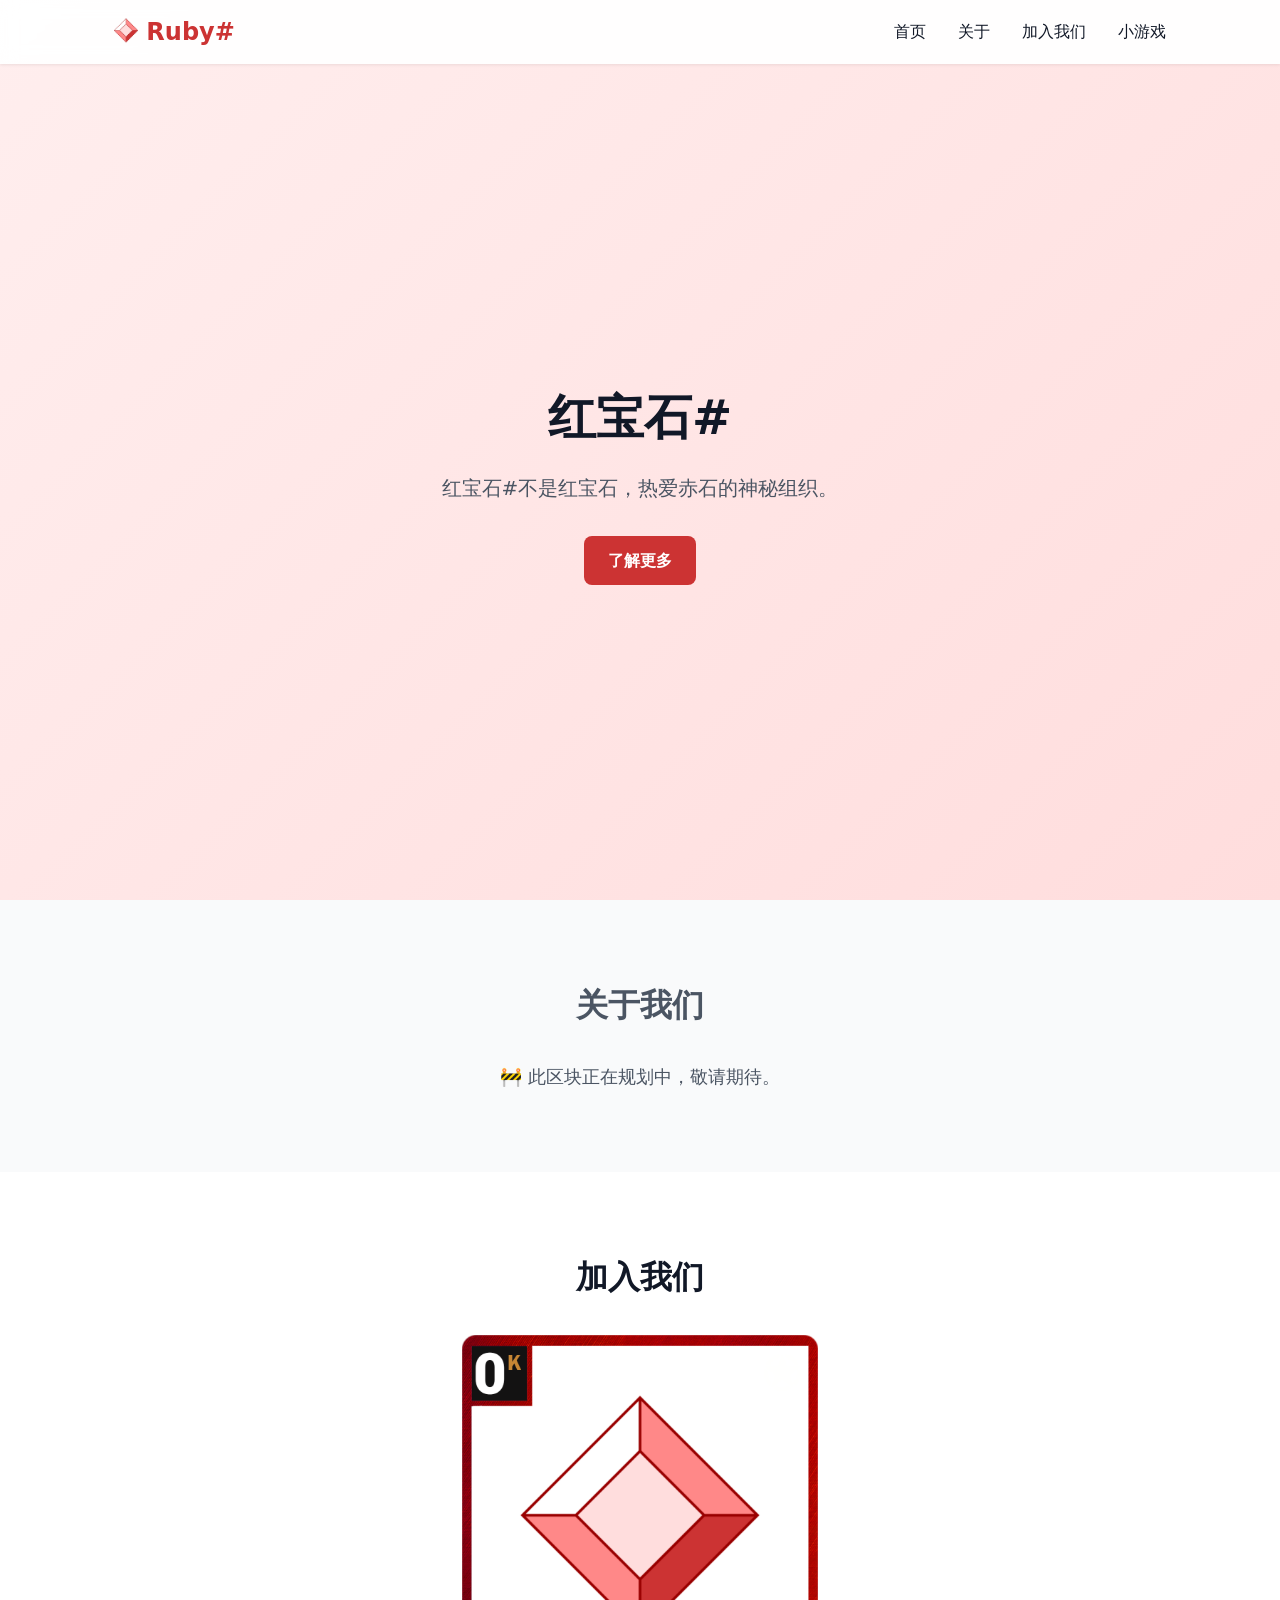
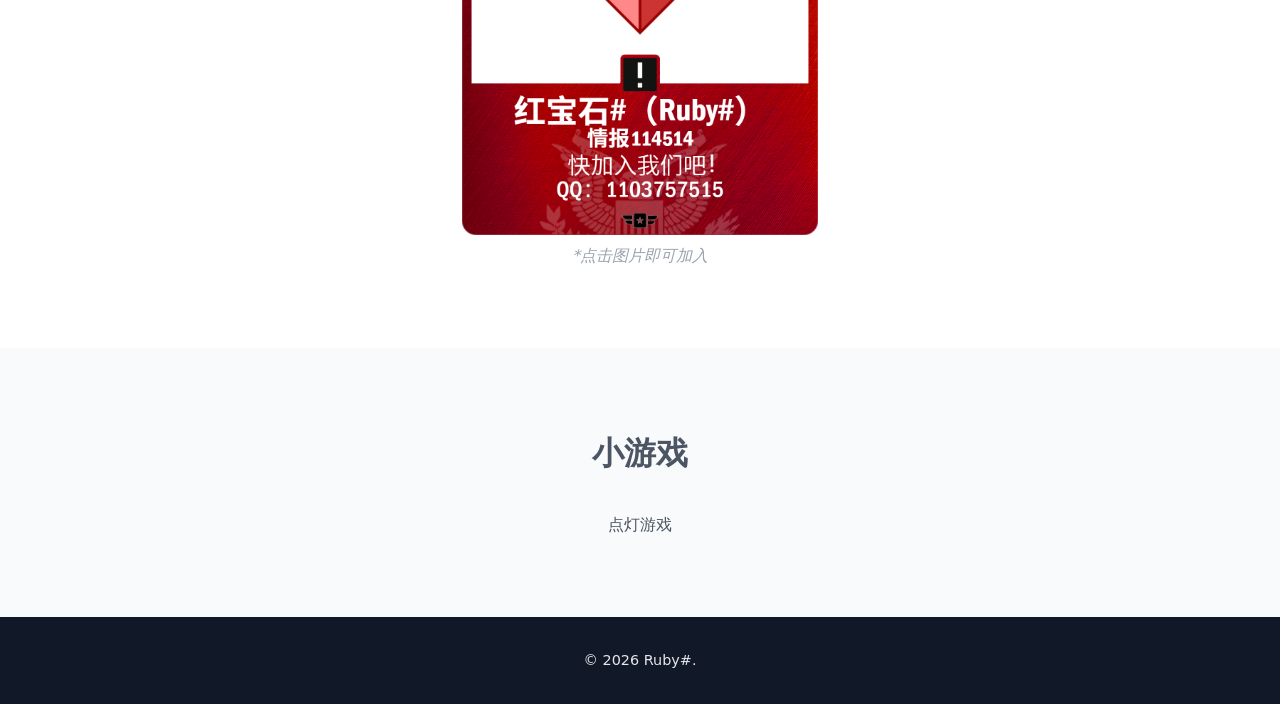
<file: index.html>
<!DOCTYPE html>
<html lang="zh-CN">
<head>
    <meta charset="UTF-8">
    <meta name="viewport" content="width=device-width, initial-scale=1.0">
    <title>红宝石#</title>
    <link rel="icon" type="image/png" href="assets/texture/icon.png">
    <link rel="stylesheet" href="css/style.css">
</head>
<body>
    <div class="error">
        <p>抱歉，屏幕太小</p>
    </div>
    <!-- 导航栏 -->
    <header class="header" id="header">
        <nav class="nav container">
            <a href="#" class="logo">
                <img src="assets/texture/icon.png" class="icon">
                Ruby#
            </a>
            <ul class="nav-menu" id="nav-menu">
                <li><a href="#home">首页</a></li>
                <li><a href="#about">关于</a></li>
                <li><a href="#join">加入我们</a></li>
                <li><a href="#games">小游戏</a></li>
            </ul>
            <button class="nav-toggle" id="nav-toggle">☰</button>
        </nav>
    </header>

    <main>
        <!-- 首页英雄区 -->
        <section class="hero" id="home">
            <div class="container">
                <h1>红宝石#</h1>
                <p>红宝石#<bold>不是</bold>红宝石，热爱赤石的神秘组织。</p>
                <a href="#about" class="btn">了解更多</a>
            </div>
        </section>

        <!-- 关于区域 -->
        <section class="about section" id="about">
            <div class="container">
                <div class="about-content">
                    <h2 class="section-title">关于我们</h2>
                    <p>🚧 此区块正在规划中，敬请期待。</p>
                </div>
            </div>
        </section>

        <!-- 加入区域 -->
        <section class="join section" id="join">
            <div class="container">
                <h2 class="section-title">加入我们</h2>
                <a href="https://qm.qq.com/q/JcIwCSggcQ">
                    <img src="assets/texture/Ruby-hash.png">
                </a>
                <p style="color: var(--gray-400);"><em>*点击图片即可加入</em></p>
            </div>
        </section>

        <!-- 小游戏 -->
        <section class="games section" id="games">
            <div class="container">
                <h2 class="section-title">小游戏</h2>
                <div style="display: flex; flex-wrap: wrap; gap: 10px; justify-content: center;">
                    <a href="games/lights_out.html">点灯游戏</a>
                </div>
            </div>
        </section>
    </main>

    <!-- 页脚 -->
    <footer class="footer">
        <div class="container">
            <p>&copy; 2026 Ruby#.</p>
        </div>
    </footer>

    <script src="js/script.js"></script>
</body>
</html>
</file>
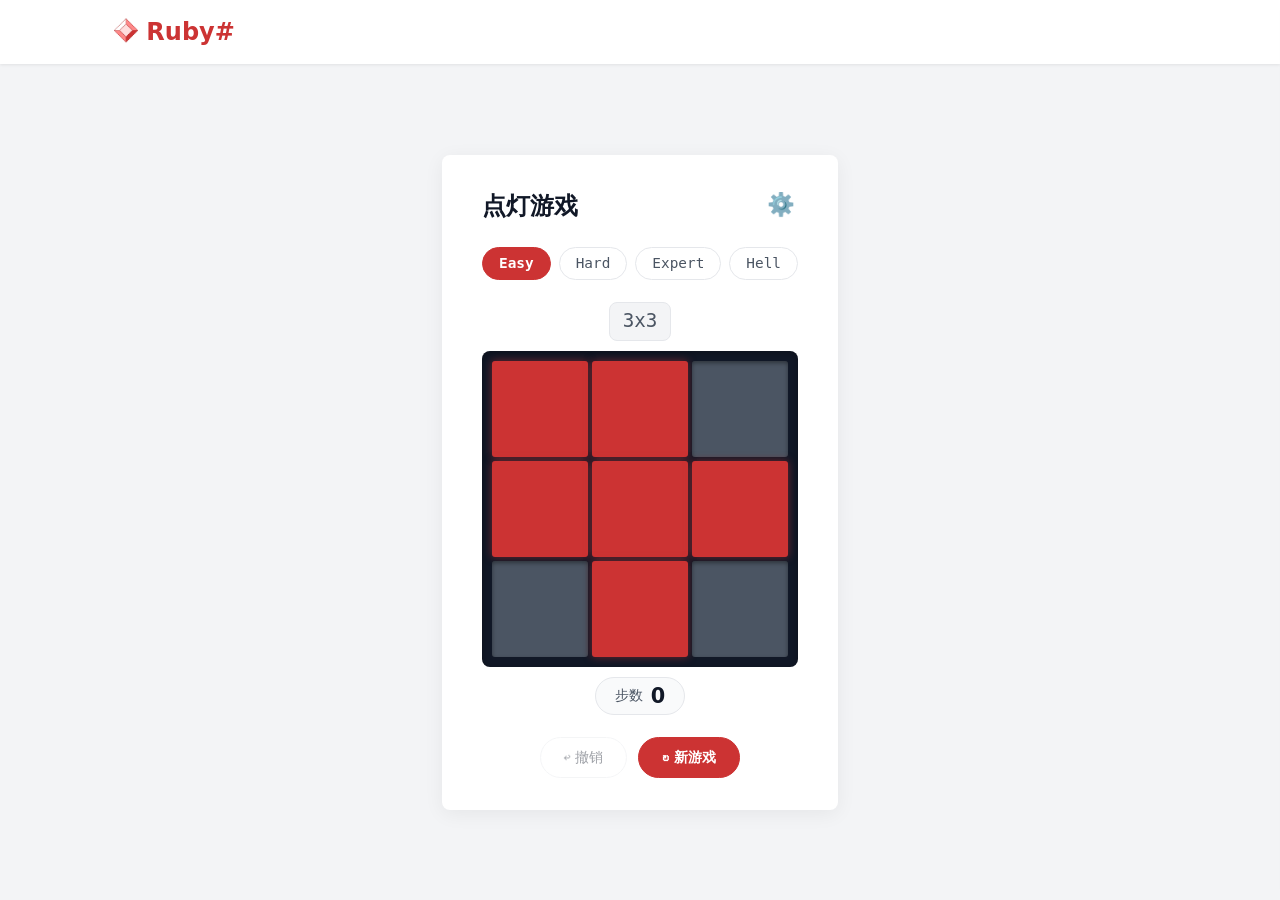
<file: games/lights_out.html>
<!DOCTYPE html>
<html lang="zh-CN">
<head>
    <meta charset="UTF-8">
    <meta name="viewport" content="width=device-width, initial-scale=1.0">
    <title>点灯游戏 - 红宝石#</title>
    <link rel="icon" type="image/png" href="../assets/texture/icon.png">
    <link rel="stylesheet" href="../css/style.css">
    <style>
        :root {
            --won: #fee;
            --won-shadow: #fcc9;
        }
        body {
            background-color: var(--gray-100);
        }
        main {
            display: flex;
            align-items: center;
            text-align: center;
            padding-top: 64px;
            min-height: 100dvh;
        }

        .game-wrapper {
            width: fit-content;
        }
        .game-card {
            background: var(--white);
            border-radius: var(--radius);
            box-shadow: 0 4px 20px rgba(0, 0, 0, 0.06);
            padding: 2rem 2.5rem;
            width: 100%;
            display: flex;
            flex-direction: column;
            align-items: center;
            gap: 1.4rem;
            transition: box-shadow var(--transition), background-color var(--transition);
        }
        .game-card.won {
            background-color: var(--won);
            box-shadow: 0 4px 20px var(--won-shadow);
        }

        /* 工具按钮 */
        .tools-btn {
            background: none;
            border: none;
            font-size: 1.4rem;
            cursor: pointer;
            padding: 0.2rem;
            aspect-ratio: 1;
            border-radius: 50%;
            color: var(--gray-600);
            transition: var(--transition);
            line-height: 1;
        }
        .tools-btn:hover {
            background: var(--gray-100);
            color: var(--primary);
        }

        /* 遮罩层 */
        .drawer-overlay {
            position: fixed;
            top: 0;
            left: 0;
            width: 100%;
            height: 100%;
            background: rgba(0,0,0,0.3);
            z-index: 1000;
            opacity: 0;
            pointer-events: none;
            transition: opacity 0.3s ease;
        }
        .drawer-overlay.active {
            opacity: 1;
            pointer-events: auto;
        }

        /* 抽屉面板 */
        .drawer {
            position: fixed;
            top: 0;
            right: -320px;          /* 初始隐藏在右侧 */
            width: 300px;
            max-width: 85dvw;
            height: 100%;
            background: var(--white);
            box-shadow: -4px 0 20px rgba(0,0,0,0.1);
            z-index: 1001;
            transition: right 0.3s ease;
            display: flex;
            flex-direction: column;
            border-radius: var(--radius) 0 0 var(--radius);
        }
        .drawer.active {
            right: 0;
        }

        .drawer-header {
            display: flex;
            justify-content: space-between;
            align-items: center;
            padding: 1.2rem 1.5rem;
            border-bottom: 1px solid var(--gray-200);
            font-weight: 600;
            font-size: 1.1rem;
        }

        .drawer-close {
            background: none;
            border: none;
            font-size: 1.8rem;
            cursor: pointer;
            color: var(--gray-500);
            line-height: 1;
            padding: 0;
        }
        .drawer-close:hover {
            color: var(--primary);
        }

        .drawer-body {
            padding: 1.5rem;
            display: flex;
            flex-direction: column;
            gap: 1rem;
        }

        .drawer-btn {
            width: 100%;
            justify-content: center;
        }

        .drawer-hint {
            font-size: 0.8rem;
            color: var(--gray-500);
            margin-top: 0.5rem;
        }

        /* 尺寸选择按钮 */
        .size-selector {
            display: flex;
            gap: 0.5rem;
            flex-wrap: wrap;
            justify-content: center;
        }
        .size-btn {
            font-family: monospace, sans-serif;
            padding: 0.45rem 1rem;
            border-radius: 50px;
            border: 1.5px solid var(--gray-200);
            background: var(--white);
            cursor: pointer;
            font-weight: 500;
            font-size: 0.9rem;
            color: var(--gray-600);
            transition: var(--transition);
            white-space: nowrap;
        }
        .size-btn:hover {
            border-color: var(--primary);
            color: var(--primary);
            background: var(--gray-50);
        }
        .size-btn.active {
            background: var(--primary);
            color: var(--white);
            border-color: var(--primary);
            font-weight: 600;
        }
        .size-btn:active {
            transform: scale(0.95);
        }

        /* 主容器 */
        .main {
            width: 100%;
            text-align: center;
        }
        .main > *:not(:last-child) {
            margin-bottom: 10px;
        }
        #size {
            display: inline-block;
            font-family: monospace, sans-serif;
            font-size: 1.2rem;
            color: var(--gray-600);
            background: var(--gray-100);
            padding: 0.2rem 0.8rem;
            border-radius: var(--radius);
            border: 1px solid var(--gray-200);
        }

        /* 棋盘容器 */
        .board-container {
            position: relative;
            width: 100%;
            max-width: 420px;
            aspect-ratio: 1;
        }
        .board {
            display: grid;
            gap: 3px;
            width: 100%;
            height: 100%;
            padding: 6px;
            background: var(--gray-900);
            border-radius: var(--radius);
            box-shadow: inset 0 2px 8px rgba(0, 0, 0, 0.3);
        }
        /* 不同尺寸的棋盘模板 */
        .board.size-3 {
            grid-template-columns: repeat(3, 1fr);
            grid-template-rows: repeat(3, 1fr);
            gap: 4px;
            padding: 10px;
        }
        .board.size-6 {
            grid-template-columns: repeat(6, 1fr);
            grid-template-rows: repeat(6, 1fr);
            gap: 3px;
            padding: 7px;
        }
        .board.size-8 {
            grid-template-columns: repeat(8, 1fr);
            grid-template-rows: repeat(8, 1fr);
            gap: 2px;
            padding: 7px;
        }
        .board.size-10 {
            grid-template-columns: repeat(10, 1fr);
            grid-template-rows: repeat(10, 1fr);
            gap: 2px;
            padding: 4px;
        }

        /* 单个格子 */
        .cell {
            border-radius: 3px;
            cursor: pointer;
            transition: background-color var(--transition), transform 0.1s ease;
            border: none;
            outline: none;
            -webkit-tap-highlight-color: transparent;
            aspect-ratio: 1;
            background: var(--gray-600);
        }
        .cell:focus-visible {
            outline: 2px solid var(--primary);
            outline-offset: 2px;
            z-index: 2;
        }
        /* 灭灯状态 */
        .cell.off {
            background: var(--gray-600);
            box-shadow: inset 0 2px 4px rgba(0, 0, 0, 0.4);
        }
        .cell.off:hover {
            background: #6b7280;
        }
        .cell.off:active {
            transform: scale(0.92);
        }
        /* 亮灯状态 */
        .cell.on {
            background: var(--primary);
            box-shadow: 0 0 8px rgba(204, 51, 51, 0.5);
        }
        .cell.on:hover {
            background: var(--primary-dark);
        }
        .cell.on:active {
            transform: scale(0.92);
        }

        /* 步数计数器 */
        .move-counter {
            display: inline-flex;
            align-items: center;
            gap: 0.5rem;
            font-weight: 500;
            font-size: 0.9rem;
            color: var(--gray-600);
            background: var(--gray-50);
            padding: 0.4rem 1.2rem;
            border-radius: 50px;
            border: 1px solid var(--gray-200);
        }
        .move-counter .count {
            font-size: 1.3rem;
            font-weight: 700;
            color: var(--gray-900);
            text-align: center;
            line-height: 1;
        }

        /* 底部按钮行 */
        .btn-row {
            display: flex;
            gap: 0.7rem;
            flex-wrap: wrap;
            justify-content: center;
            width: 100%;
        }
        .game-btn {
            padding: 0.6rem 1.4rem;
            border-radius: 50px;
            border: 1.5px solid var(--gray-200);
            cursor: pointer;
            font-weight: 500;
            font-size: 0.9rem;
            letter-spacing: 0.03em;
            transition: var(--transition);
            white-space: nowrap;
            display: flex;
            align-items: center;
            gap: 0.4rem;
            background: var(--white);
            color: var(--gray-900);
        }
        .game-btn:hover:not(:disabled) {
            background: var(--gray-50);
            border-color: var(--gray-400);
        }
        .game-btn:active:not(:disabled) {
            transform: scale(0.95);
        }
        .btn-undo:disabled {
            opacity: 0.4;
            cursor: not-allowed;
        }
        .btn-new-game {
            background: var(--primary);
            color: var(--white);
            border-color: var(--primary);
            font-weight: 600;
        }
        .btn-new-game:hover:not(:disabled) {
            background: var(--primary-dark);
            border-color: var(--primary-dark);
        }
        .btn-icon {
            font-size: 1.1rem;
            line-height: 1;
        }
        @media (max-width: 432px) and (min-width: 358px) {
            .size-selector > *:last-child {
                display: none;
            }
        }
        @media (max-width: 300px) {
            .error {
                display: flex;
            }
            body > :not(.error) {
                display: none;
            }
        }
    </style>
</head>
<body>
    <div class="error">
        <p>抱歉，屏幕太小</p>
    </div>
    <!-- 导航栏 -->
    <header class="header" id="header">
        <nav class="nav container">
            <a href="../index.html" class="logo">
                <img src="../assets/texture/icon.png" class="icon">
                Ruby#
            </a>
        </nav>
    </header>

    <!-- 游戏主体区域 -->
    <main>
        <div class="game-wrapper container">
            <div class="game-card" id="gameCard">
                <div style="display: flex; justify-content: space-between; width: 100%; align-items: center;">
                    <h2 style="margin:0;">点灯游戏</h2>
                    <button class="tools-btn" id="toolsBtn" title="导入/导出">⚙️</button>
                </div>

                <!-- 棋盘尺寸切换按钮 -->
                <div class="size-selector" id="sizeSelector">
                    <button class="size-btn active" data-size="3">Easy</button>
                    <button class="size-btn" data-size="6">Hard</button>
                    <button class="size-btn" data-size="8">Expert</button>
                    <button class="size-btn" data-size="10">Hell</button>
                </div>

                <div class="main">
                    <div id="size">3x3</div>

                    <!-- 棋盘容器 -->
                    <div class="board-container">
                        <div class="board size-6" id="board"></div>
                    </div>

                    <!-- 当前步数显示 -->
                    <div class="move-counter">
                        步数 <span class="count" id="moveCount">0</span>
                    </div>
                </div>

                <!-- 操作按钮 -->
                <div class="btn-row">
                    <button class="game-btn btn-undo" id="btnUndo" disabled>↩ 撤销</button>
                    <button class="game-btn btn-new-game" id="btnNewGame">↻ 新游戏</button>
                </div>
            </div>
        </div>

        <!-- 右侧抽屉面板 -->
        <div class="drawer-overlay" id="drawerOverlay"></div>
        <div class="drawer" id="drawer">
            <div class="drawer-header">
                <span>工具</span>
                <button class="drawer-close" id="drawerClose">&times;</button>
            </div>
            <div class="drawer-body">
                <button class="game-btn drawer-btn" id="btnExportDrawer">📤 导出游戏</button>
                <button class="game-btn drawer-btn" id="btnImportDrawer">📥 导入游戏</button>
                <input type="file" id="importFileDrawer" accept=".json" hidden>
                <p class="drawer-hint">导出会保存当前状态为 JSON 文件；导入可恢复之前的游戏。</p>
            </div>
        </div>
    </main>

    <script>
        (function() {
            // ---------- DOM 元素 ----------
            const Size = document.getElementById('size');
            const boardEl = document.getElementById('board');
            const moveCountEl = document.getElementById('moveCount');
            const btnUndo = document.getElementById('btnUndo');
            const btnNewGame = document.getElementById('btnNewGame');
            const sizeSelector = document.getElementById('sizeSelector');
            const gameCard = document.getElementById('gameCard');

            const toolsBtn = document.getElementById('toolsBtn');
            const drawer = document.getElementById('drawer');
            const drawerOverlay = document.getElementById('drawerOverlay');
            const drawerClose = document.getElementById('drawerClose');
            const btnExportDrawer = document.getElementById('btnExportDrawer');
            const btnImportDrawer = document.getElementById('btnImportDrawer');
            const importFileDrawer = document.getElementById('importFileDrawer');

            // ---------- 游戏状态 ----------
            let gridSize = 3;               // 当前棋盘尺寸
            let boardState = [];            // 二维布尔数组，true=亮，false=灭
            let moveHistory = [];           // 记录每次点击的坐标 {row, col}
            let isWon = false;              // 是否已胜利
            let onCnt = 0;                  // 亮灯数量

            // 初始化棋盘状态（全亮，清空历史）
            function initBoard(size) {
                gridSize = size;
                boardState = Array.from({ length: size }, () => Array(size).fill(true));
                onCnt = size * size;
                moveHistory = [];
                isWon = false;
                updateMoveDisplay();
                updateUndoButton();
                gameCard.classList.remove('won');
            }

            // 翻转单个格子（边界检查）
            function flipCell(row, col) {
                if (row >= 0 && row < gridSize && col >= 0 && col < gridSize) {
                    boardState[row][col] = !boardState[row][col];
                    return boardState[row][col] - !boardState[row][col];
                }
                return 0;
            }

            // 点击格子：翻转自身及上下左右相邻格子
            function toggleAt(row, col) {
                let res = 0;
                res += flipCell(row, col);
                res += flipCell(row - 1, col);
                res += flipCell(row + 1, col);
                res += flipCell(row, col - 1);
                res += flipCell(row, col + 1);
                return res;
            }

            // 随机打乱棋盘（通过随机点击生成题目）
            function shuffleBoard() {
                boardState = Array.from({ length: gridSize }, () => Array(gridSize).fill(true));
                onCnt = gridSize * gridSize;
                let limit_min = Math.floor(gridSize * gridSize / 3);
                let limit_max = limit_min * 2;
                for (let r = 0; r < gridSize; r++) {
                    for (let c = 0; c < gridSize; c++) {
                        const flip = Math.floor(Math.random() * 2);
                        if(flip) onCnt += toggleAt(r, c);
                    }
                }
                while (onCnt < limit_min || onCnt > limit_max) {
                    const r = Math.floor(Math.random() * gridSize);
                    const c = Math.floor(Math.random() * gridSize);
                    onCnt += toggleAt(r, c);
                }
            }

            // 检查是否所有格子都点亮
            function checkAllLit() {
                return onCnt === gridSize * gridSize;
            }

            // 根据 boardState 重新渲染整个棋盘
            function renderBoard() {
                boardEl.className = 'board size-' + gridSize;
                boardEl.innerHTML = '';
                for (let r = 0; r < gridSize; r++) {
                    for (let c = 0; c < gridSize; c++) {
                        const cell = document.createElement('button');
                        cell.className = 'cell ' + (boardState[r][c] ? 'on' : 'off');
                        cell.dataset.row = r;
                        cell.dataset.col = c;
                        cell.addEventListener('click', () => handleCellClick(r, c, cell));
                        cell.addEventListener('touchstart', (e) => {
                            e.preventDefault();
                            handleCellClick(r, c, cell);
                        }, { passive: false });
                        boardEl.appendChild(cell);
                    }
                }
            }

            // 仅更新单个格子的视觉样式（优化性能）
            function updateCellVisual(row, col) {
                const index = row * gridSize + col;
                const cell = boardEl.children[index];
                if (cell) {
                    cell.className = 'cell ' + (boardState[row][col] ? 'on' : 'off');
                }
            }

            // 处理格子点击
            function handleCellClick(row, col, cellElement) {
                if (isWon) return;  // 胜利后不再响应点击

                onCnt += toggleAt(row, col);
                moveHistory.push({ row, col });
                updateMoveDisplay();
                updateUndoButton();

                // 更新受影响格子（自身及相邻）
                const affected = [
                    [row, col],
                    [row - 1, col],
                    [row + 1, col],
                    [row, col - 1],
                    [row, col + 1]
                ];
                for (const [r, c] of affected) {
                    if (r >= 0 && r < gridSize && c >= 0 && c < gridSize) {
                        updateCellVisual(r, c);
                    }
                }

                // 胜利检测
                if (checkAllLit()) {
                    isWon = true;
                    gameCard.classList.add('won');
                    updateUndoButton();
                }
            }

            // 更新步数显示
            function updateMoveDisplay() {
                moveCountEl.textContent = moveHistory.length;
            }

            // 更新撤销按钮状态
            function updateUndoButton() {
                btnUndo.disabled = moveHistory.length === 0 || isWon;
            }

            // 撤销上一步
            function undo() {
                if (moveHistory.length === 0 || isWon) return;
                const last = moveHistory.pop();
                onCnt += toggleAt(last.row, last.col);
                const affected = [
                    [last.row, last.col],
                    [last.row - 1, last.col],
                    [last.row + 1, last.col],
                    [last.row, last.col - 1],
                    [last.row, last.col + 1]
                ];
                for (const [r, c] of affected) {
                    if (r >= 0 && r < gridSize && c >= 0 && c < gridSize) {
                        updateCellVisual(r, c);
                    }
                }
                updateMoveDisplay();
                updateUndoButton();
            }

            // 开始新游戏
            function newGame() {
                initBoard(gridSize);
                shuffleBoard();
                renderBoard();
                updateMoveDisplay();
                updateUndoButton();
                gameCard.classList.remove('won');
            }

            // 切换棋盘尺寸
            function changeSize(newSize) {
                if (newSize === gridSize && moveHistory.length === 0 && !isWon) return;
                gridSize = newSize;
                initBoard(gridSize);
                shuffleBoard();
                renderBoard();
                updateMoveDisplay();
                updateUndoButton();
                gameCard.classList.remove('won');
                // 更新尺寸按钮激活状态
                document.querySelectorAll('.size-btn').forEach(b => {
                    b.classList.toggle('active', parseInt(b.dataset.size) === gridSize);
                });
                // 更新#size元素
                Size.textContent = `${newSize}x${newSize}`;
            }

            // ---------- 事件绑定 ----------
            btnUndo.addEventListener('click', undo);
            btnNewGame.addEventListener('click', newGame);

            sizeSelector.addEventListener('click', (e) => {
                const btn = e.target.closest('.size-btn');
                if (!btn) return;
                const size = parseInt(btn.dataset.size);
                changeSize(size);
            });

            // 键盘快捷键：Ctrl+Z 撤销，R 新游戏
            document.addEventListener('keydown', (e) => {
                if ((e.ctrlKey || e.metaKey) && e.key === 'z') {
                    e.preventDefault();
                    undo();
                }
                if (e.key === 'r' && !e.ctrlKey && !e.metaKey && document.activeElement === document.body) {
                    e.preventDefault();
                    newGame();
                }
            });

            // 游戏启动
            function startGame() {
                initBoard(gridSize);
                shuffleBoard();
                renderBoard();
                document.querySelectorAll('.size-btn').forEach(b => {
                    b.classList.toggle('active', parseInt(b.dataset.size) === gridSize);
                });
            }

            startGame();

            // ---------- 导入/导出 ----------
            // 抽屉开关逻辑
            function openDrawer() {
                drawer.classList.add('active');
                drawerOverlay.classList.add('active');
            }
            function closeDrawer() {
                drawer.classList.remove('active');
                drawerOverlay.classList.remove('active');
            }

            // 导入导出
            function exportGame() {
                const saveData = {
                    gridSize: gridSize,
                    boardState: boardState,
                    moveHistory: moveHistory,
                    isWon: isWon
                };
                const jsonStr = JSON.stringify(saveData, null, 2);
                const blob = new Blob([jsonStr], { type: 'application/json' });
                const url = URL.createObjectURL(blob);
                const a = document.createElement('a');
                a.href = url;
                a.download = `light-game-${gridSize}x${gridSize}.json`;
                document.body.appendChild(a);
                a.click();
                document.body.removeChild(a);
                URL.revokeObjectURL(url);
            }
            function importGame(file) {
                const reader = new FileReader();
                reader.onload = function(e) {
                    try {
                        const data = JSON.parse(e.target.result);
                        // 数据校验
                        if (!data || typeof data.gridSize !== 'number' || !Array.isArray(data.boardState)) {
                            throw new Error('数据格式不正确');
                        }
                        if (data.boardState.length !== data.gridSize ||
                            !data.boardState.every(row => Array.isArray(row) && row.length === data.gridSize)) {
                            throw new Error('棋盘数据与尺寸不匹配');
                        }

                        // 恢复游戏状态
                        gridSize = data.gridSize;
                        boardState = data.boardState;
                        moveHistory = Array.isArray(data.moveHistory) ? data.moveHistory : [];
                        isWon = !!data.isWon;
                        onCnt = boardState.flat().filter(v => v).length;  // 重新计算亮灯数

                        // 更新 UI
                        document.querySelectorAll('.size-btn').forEach(b => {
                            b.classList.toggle('active', parseInt(b.dataset.size) === gridSize);
                        });
                        Size.textContent = `${gridSize}x${gridSize}`;
                        renderBoard();
                        updateMoveDisplay();
                        updateUndoButton();
                        gameCard.classList.toggle('won', isWon);
                    } catch (error) {
                        alert('导入失败：' + error.message);
                    }
                };
                reader.readAsText(file);
            }

            toolsBtn.addEventListener('click', openDrawer);
            drawerClose.addEventListener('click', closeDrawer);
            drawerOverlay.addEventListener('click', closeDrawer);

            // 导出功能
            btnExportDrawer.addEventListener('click', () => {
                exportGame();
            });

            // 导入功能
            btnImportDrawer.addEventListener('click', () => {
                importFileDrawer.click();
            });
            importFileDrawer.addEventListener('change', (e) => {
                if (e.target.files.length > 0) {
                    importGame(e.target.files[0]);
                    importFileDrawer.value = '';
                    closeDrawer();   // 导入成功后关闭抽屉
                }
            });

            document.addEventListener('keydown', (e) => {
                if (e.key === 'Escape') {
                    closeDrawer();
                }
            });
        })();
    </script>
</body>
</html>
</file>
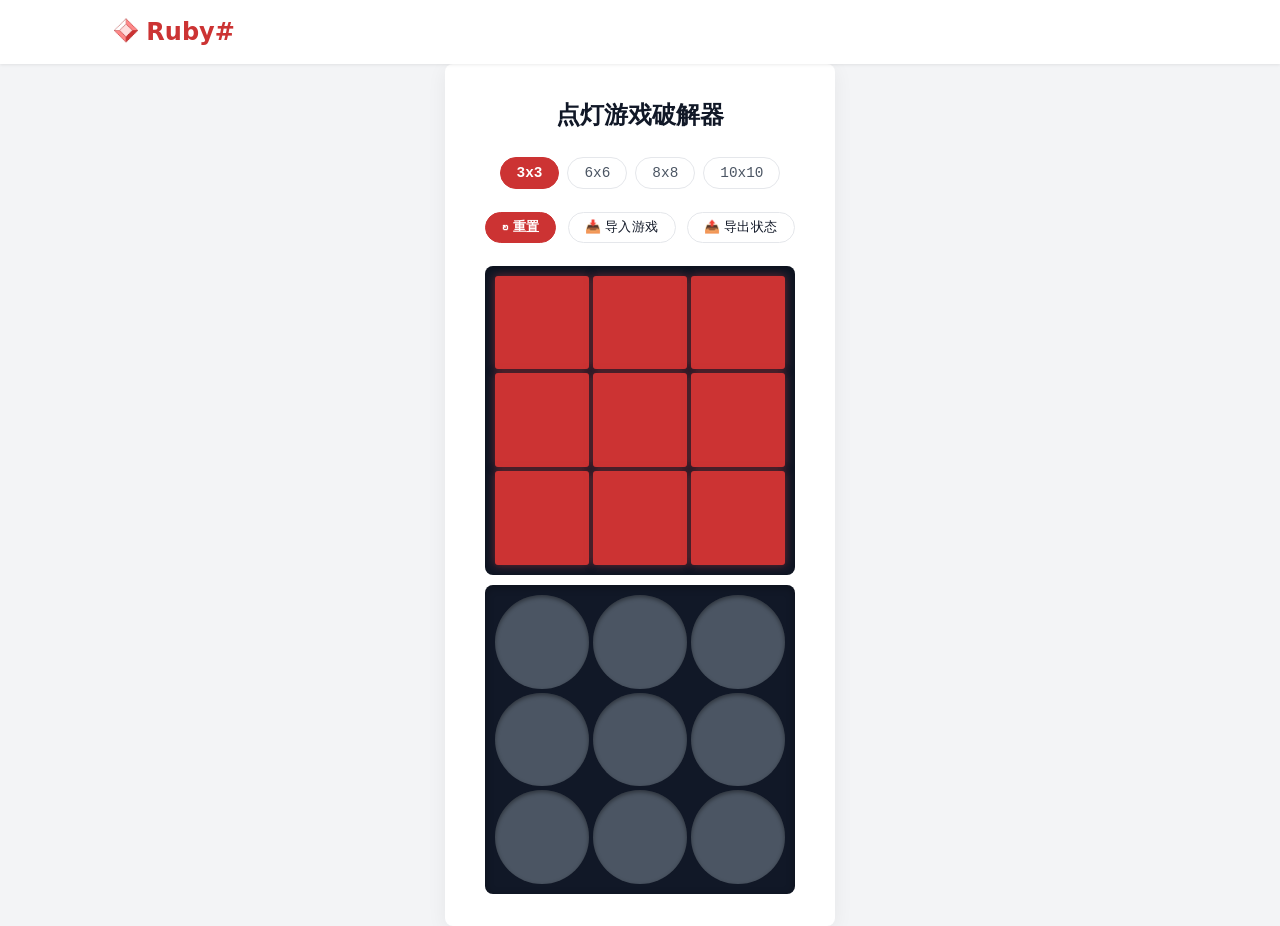
<file: tools/lights_out_solver.html>
<!DOCTYPE html>
<html lang="zh-CN">
<head>
    <meta charset="UTF-8">
    <meta name="viewport" content="width=device-width, initial-scale=1.0">
    <title>点灯游戏破解器 - 红宝石#</title>
    <link rel="icon" type="image/png" href="../assets/texture/icon.png">
    <link rel="stylesheet" href="../css/style.css">
    <style>
        body {
            background-color: var(--gray-100);
        }
        main {
            display: flex;
            align-items: center;
            text-align: center;
            padding-top: 64px;
            min-height: 100dvh;
        }

        .game-wrapper {
            width: fit-content;
        }
        .game-card {
            background: var(--white);
            border-radius: var(--radius);
            box-shadow: 0 4px 20px rgba(0, 0, 0, 0.06);
            padding: 2rem 2.5rem;
            width: 100%;
            display: flex;
            flex-direction: column;
            align-items: center;
            gap: 1.4rem;
            transition: box-shadow var(--transition), background-color var(--transition);
        }

        /* 尺寸选择按钮 */
        .size-selector {
            display: flex;
            gap: 0.5rem;
            flex-wrap: wrap;
            justify-content: center;
        }
        .size-btn {
            font-family: monospace, sans-serif;
            padding: 0.45rem 1rem;
            border-radius: 50px;
            border: 1.5px solid var(--gray-200);
            background: var(--white);
            cursor: pointer;
            font-weight: 500;
            font-size: 0.9rem;
            color: var(--gray-600);
            transition: var(--transition);
            white-space: nowrap;
        }
        .size-btn:hover {
            border-color: var(--primary);
            color: var(--primary);
            background: var(--gray-50);
        }
        .size-btn.active {
            background: var(--primary);
            color: var(--white);
            border-color: var(--primary);
            font-weight: 600;
        }
        .size-btn:active {
            transform: scale(0.95);
        }

        /* 主容器 */
        .main {
            width: 100%;
            text-align: center;
        }
        .main > *:not(:last-child) {
            margin-bottom: 10px;
        }

        /* 棋盘容器 */
        .board-container {
            position: relative;
            width: 100%;
            max-width: 420px;
            aspect-ratio: 1;
        }
        .board {
            display: grid;
            gap: 3px;
            width: 100%;
            height: 100%;
            padding: 6px;
            background: var(--gray-900);
            border-radius: var(--radius);
            box-shadow: inset 0 2px 8px rgba(0, 0, 0, 0.3);
        }
        /* 不同尺寸的棋盘模板 */
        .board.size-3 {
            grid-template-columns: repeat(3, 1fr);
            grid-template-rows: repeat(3, 1fr);
            gap: 4px;
            padding: 10px;
        }
        .board.size-6 {
            grid-template-columns: repeat(6, 1fr);
            grid-template-rows: repeat(6, 1fr);
            gap: 3px;
            padding: 7px;
        }
        .board.size-8 {
            grid-template-columns: repeat(8, 1fr);
            grid-template-rows: repeat(8, 1fr);
            gap: 2px;
            padding: 7px;
        }
        .board.size-10 {
            grid-template-columns: repeat(10, 1fr);
            grid-template-rows: repeat(10, 1fr);
            gap: 2px;
            padding: 4px;
        }

        /* 单个格子 */
        .cell {
            border-radius: 3px;
            cursor: pointer;
            transition: background-color var(--transition), transform 0.1s ease;
            border: none;
            outline: none;
            -webkit-tap-highlight-color: transparent;
            aspect-ratio: 1;
            background: var(--gray-600);
        }
        .cell:focus-visible {
            outline: 2px solid var(--primary);
            outline-offset: 2px;
            z-index: 2;
        }
        /* 灭灯状态 */
        .cell.off {
            background: var(--gray-600);
            box-shadow: inset 0 2px 4px rgba(0, 0, 0, 0.4);
        }
        .cell.off:hover {
            background: #6b7280;
        }
        .cell.off:active {
            transform: scale(0.92);
        }
        /* 亮灯状态 */
        .cell.on {
            background: var(--primary);
            box-shadow: 0 0 8px rgba(204, 51, 51, 0.5);
        }
        .cell.on:hover {
            background: var(--primary-dark);
        }
        .cell.on:active {
            transform: scale(0.92);
        }

        /* 单个按钮 */
        .button {
            border-radius: 50%;
            transition: background-color var(--transition), transform 0.1s ease;
            border: none;
            outline: none;
            -webkit-tap-highlight-color: transparent;
            aspect-ratio: 1;
            background: var(--gray-600);
        }
        /* 关按钮状态 */
        .button.off {
            background: var(--gray-600);
            box-shadow: inset 0 2px 4px rgba(0, 0, 0, 0.4);
        }
        /* 开按钮状态 */
        .button.on {
            background: var(--primary);
            box-shadow: 0 0 8px rgba(204, 51, 51, 0.5);
        }

        /* 底部按钮行 */
        .btn-row {
            display: flex;
            gap: 0.7rem;
            flex-wrap: wrap;
            justify-content: center;
            width: 100%;
        }
        .game-btn {
            padding: 0.4rem 1rem;
            border-radius: 50px;
            border: 1.5px solid var(--gray-200);
            cursor: pointer;
            font-weight: 500;
            font-size: 0.8rem;
            letter-spacing: 0.03em;
            transition: var(--transition);
            white-space: nowrap;
            display: flex;
            align-items: center;
            gap: 0.4rem;
            background: var(--white);
            color: var(--gray-900);
        }
        .game-btn:hover:not(:disabled) {
            background: var(--gray-50);
            border-color: var(--gray-400);
        }
        .game-btn:active:not(:disabled) {
            transform: scale(0.95);
        }
        .btn-new-game {
            background: var(--primary);
            color: var(--white);
            border-color: var(--primary);
            font-weight: 600;
        }
        .btn-new-game:hover:not(:disabled) {
            background: var(--primary-dark);
            border-color: var(--primary-dark);
        }
        .btn-icon {
            font-size: 1.1rem;
            line-height: 1;
        }
        @media (max-width: 432px) and (min-width: 358px) {
            .size-selector > *:last-child {
                display: none;
            }
        }
        @media (max-width: 300px) {
            .error {
                display: flex;
            }
            body > :not(.error) {
                display: none;
            }
        }
    </style>
</head>
<body>
    <div class="error">
        <p>抱歉，屏幕太小</p>
    </div>
    <!-- 导航栏 -->
    <header class="header" id="header">
        <nav class="nav container">
            <a href="../index.html" class="logo">
                <img src="../assets/texture/icon.png" class="icon">
                Ruby#
            </a>
        </nav>
    </header>

    <!-- 游戏主体区域 -->
    <main>
        <div class="game-wrapper container">
            <div class="game-card" id="gameCard">
                <h2>点灯游戏破解器</h2>

                <!-- 棋盘尺寸切换按钮 -->
                <div class="size-selector" id="sizeSelector">
                    <button class="size-btn active" data-size="3">3x3</button>
                    <button class="size-btn" data-size="6">6x6</button>
                    <button class="size-btn" data-size="8">8x8</button>
                    <button class="size-btn" data-size="10">10x10</button>
                </div>

                <!-- 操作按钮 -->
                <div class="btn-row">
                    <button class="game-btn btn-new-game" id="btnNewGame">↻ 重置</button>
                    <button class="game-btn" id="btnImportDrawer">📥 导入游戏</button>
                    <button class="game-btn" id="btnExportDrawer">📤 导出状态</button>
                    <input type="file" id="importFileDrawer" accept=".json" hidden>
                </div>

                <div class="main">
                    <!-- 棋盘容器 -->
                    <div class="board-container">
                        <div class="board size-6" id="board"></div>
                    </div>
                    <div class="board-container">
                        <div class="board size-6" id="buttons"></div>
                    </div>
                </div>
            </div>
        </div>
    </main>

    <script>
        (function() {
            // ---------- DOM 元素 ----------
            const boardEl = document.getElementById('board');
            const buttonEl = document.getElementById('buttons');
            const btnNewGame = document.getElementById('btnNewGame');
            const sizeSelector = document.getElementById('sizeSelector');
            const btnImportDrawer = document.getElementById('btnImportDrawer');
            const btnExportDrawer = document.getElementById('btnExportDrawer');
            const importFileDrawer = document.getElementById('importFileDrawer');

            // ---------- 游戏状态 ----------
            let gridSize = 3;               // 当前棋盘尺寸
            let boardState = [];            // 二维布尔数组，true=亮，false=灭
            let buttonState = [];

            // 安全读取
            const get = (mat, i, j) => (i >= 0 && i < gridSize && j >= 0 && j < gridSize) ? mat[i][j] : 0;

            // 计算按钮状态
            function computeButton() {
                const n = gridSize;
                const tot = 1 << n;
                for (let i = 0; i < tot; i++) {
                    for (let j = 0; j < n; j++) {
                        buttonState[0][j] = (i >> (n - 1 - j)) & 1;
                    }
                    for (let j = 1; j < n; j++) {
                        for (let k = 0; k < n; k++) {
                            buttonState[j][k] = (
                                !get(boardState, j - 1, k)
                                ^ get(buttonState, j - 1, k)
                                ^ get(buttonState, j - 1, k - 1)
                                ^ get(buttonState, j - 1, k + 1)
                                ^ get(buttonState, j - 2, k)
                            );
                        }
                    }
                    let flag = true;
                    for (let j = 0; j < n; j++) {
                        if ((
                            !get(boardState, n - 1, j)
                            ^ get(buttonState, n - 1, j)
                            ^ get(buttonState, n - 1, j - 1)
                            ^ get(buttonState, n - 1, j + 1)
                            ^ get(buttonState, n - 2, j)
                        )){
                            flag = false;
                            break;
                        }
                    }
                    if (flag) break;
                }
            }

            // 初始化棋盘状态（全亮）
            function initBoard(size) {
                gridSize = size;
                boardState = Array.from({ length: size }, () => Array(size).fill(true));
                buttonState = Array.from({ length: size }, () => Array(size));
                computeButton();
            }

            // 翻转单个格子（边界检查）
            function flipCell(row, col) {
                boardState[row][col] = !boardState[row][col];
                computeButton();
            }

            // 根据 boardState 重新渲染整个棋盘
            function renderBoard() {
                boardEl.className = 'board size-' + gridSize;
                boardEl.innerHTML = '';
                for (let r = 0; r < gridSize; r++) {
                    for (let c = 0; c < gridSize; c++) {
                        const cell = document.createElement('button');
                        cell.className = 'cell ' + (boardState[r][c] ? 'on' : 'off');
                        cell.dataset.row = r;
                        cell.dataset.col = c;
                        cell.addEventListener('click', () => handleCellClick(r, c, cell));
                        cell.addEventListener('touchstart', (e) => {
                            e.preventDefault();
                            handleCellClick(r, c, cell);
                        }, { passive: false });
                        boardEl.appendChild(cell);
                    }
                }
            }

            // 仅更新单个格子的视觉样式（优化性能）
            function updateCellVisual(row, col) {
                const index = row * gridSize + col;
                const cell = boardEl.children[index];
                if (cell) {
                    cell.className = 'cell ' + (boardState[row][col] ? 'on' : 'off');
                }
            }

            // 重新渲染按钮
            function renderButton() {
                buttonEl.className = 'board size-' + gridSize;
                buttonEl.innerHTML = '';
                for (let r = 0; r < gridSize; r++) {
                    for (let c = 0; c < gridSize; c++) {
                        const button = document.createElement('button');
                        button.className = 'button ' + (buttonState[r][c] ? 'on' : 'off');
                        button.dataset.row = r;
                        button.dataset.col = c;
                        buttonEl.appendChild(button);
                    }
                }
            }

            // 处理格子点击
            function handleCellClick(row, col) {
                flipCell(row, col);
                updateCellVisual(row, col);
                renderButton();
            }

            // 重置
            function reset() {
                initBoard(gridSize);
                renderBoard();
                renderButton();
            }

            // 切换棋盘尺寸
            function changeSize(newSize) {
                if (newSize === gridSize) return;
                initBoard(newSize);
                renderBoard();
                renderButton();
                // 更新尺寸按钮激活状态
                document.querySelectorAll('.size-btn').forEach(b => {
                    b.classList.toggle('active', parseInt(b.dataset.size) === gridSize);
                });
            }

            // ---------- 事件绑定 ----------
            btnNewGame.addEventListener('click', reset);

            sizeSelector.addEventListener('click', (e) => {
                const btn = e.target.closest('.size-btn');
                if (!btn) return;
                const size = parseInt(btn.dataset.size);
                changeSize(size);
            });

            // 启动
            function start() {
                initBoard(gridSize);
                renderBoard();
                renderButton();
                document.querySelectorAll('.size-btn').forEach(b => {
                    b.classList.toggle('active', parseInt(b.dataset.size) === gridSize);
                });
            }

            start();

            // ---------- 导入导出 ----------
            function importGame(file) {
                const reader = new FileReader();
                reader.onload = function(e) {
                    try {
                        const data = JSON.parse(e.target.result);
                        // 数据校验
                        if (!data || typeof data.gridSize !== 'number' || !Array.isArray(data.boardState)) {
                            throw new Error('数据格式不正确');
                        }
                        if (data.boardState.length !== data.gridSize ||
                            !data.boardState.every(row => Array.isArray(row) && row.length === data.gridSize)) {
                            throw new Error('棋盘数据与尺寸不匹配');
                        }

                        // 恢复游戏状态
                        gridSize = data.gridSize;
                        boardState = data.boardState;
                        buttonState = Array.from({ length: gridSize }, () => Array(gridSize));

                        // 更新 UI
                        document.querySelectorAll('.size-btn').forEach(b => {
                            b.classList.toggle('active', parseInt(b.dataset.size) === gridSize);
                        });
                        computeButton();
                        renderBoard();
                        renderButton();
                    } catch (error) {
                        alert('导入失败：' + error.message);
                    }
                };
                reader.readAsText(file);
            }
            function exportState() {
                const saveData = {
                    gridSize: gridSize,
                    boardState: boardState,
                    moveHistory: 0,
                    isWon: false
                };
                const jsonStr = JSON.stringify(saveData, null, 2);
                const blob = new Blob([jsonStr], { type: 'application/json' });
                const url = URL.createObjectURL(blob);
                const a = document.createElement('a');
                a.href = url;
                a.download = `light-game-${gridSize}x${gridSize}.json`;
                document.body.appendChild(a);
                a.click();
                document.body.removeChild(a);
                URL.revokeObjectURL(url);
            }

            // 导入功能
            btnImportDrawer.addEventListener('click', () => {
                importFileDrawer.click();
            });
            importFileDrawer.addEventListener('change', (e) => {
                if (e.target.files.length > 0) {
                    importGame(e.target.files[0]);
                    importFileDrawer.value = '';
                }
            });

            // 导出功能
            btnExportDrawer.addEventListener('click', () => {
                exportState();
            });
        })();
    </script>
</body>
</html>
</file>
<file: css/style.css>
/* 基础变量 */
:root {
    --primary: #c33;
    --primary-light: #f88;
    --primary-dark: #900;
    --white: #ffffff;
    --gray-50: #f9fafb;
    --gray-100: #f3f4f6;
    --gray-200: #e5e7eb;
    --gray-400: #9ca3af;
    --gray-600: #4b5563;
    --gray-900: #111827;
    --error: #f33;
    --background: linear-gradient(135deg, #fee 0%, #fdd 100%);
    --container-width: 1100px;
    --radius: 8px;
    --transition: 0.2s ease;
}

/* 重置 */
* {
    box-sizing: border-box;
    margin: 0;
    padding: 0;
}

body {
    font-family: "Noto Sans SC", system-ui, -apple-system, sans-serif;
    color: var(--gray-900);
    line-height: 1.6;
    background: var(--white);
}

.error {
    height: 100dvh;
    display: none;
    align-items: center;
    justify-content: center;
    color: var(--error);
    font-size: 2em;
}

.container {
    max-width: var(--container-width);
    margin: 0 auto;
    padding: 0 1.5rem;
}

.section {
    padding: 5rem 0;
}

.section-title {
    font-size: 2rem;
    font-weight: 700;
    margin-bottom: 2rem;
    text-align: center;
}

a {
    text-decoration: none;
    color: inherit;
}

ul {
    list-style: none;
}

/* 按钮 */
.btn {
    display: inline-block;
    padding: 0.75rem 1.5rem;
    background: var(--primary);
    color: white;
    border-radius: var(--radius);
    font-weight: 600;
    border: none;
    cursor: pointer;
    transition: background var(--transition);
}
.btn:hover {
    background: var(--primary-dark);
}

/* 导航栏 */
.header {
    position: fixed;
    top: 0;
    left: 0;
    width: 100%;
    background: rgba(255,255,255,0.95);
    backdrop-filter: blur(8px);
    box-shadow: 0 1px 3px rgba(0,0,0,0.08);
    z-index: 100;
}
.nav {
    display: flex;
    align-items: center;
    justify-content: space-between;
    height: 64px;
}
.logo {
    font-size: 1.5rem;
    font-weight: 700;
    color: var(--primary);
}
.icon {
    height: 1em;
    transform: translateY(10%);
}
.nav-menu {
    display: flex;
    gap: 2rem;
}
.nav-menu a {
    font-weight: 500;
    transition: color var(--transition);
}
.nav-menu a:hover {
    color: var(--primary);
}
.nav-toggle {
    display: none;
    font-size: 1.5rem;
    background: none;
    border: none;
    cursor: pointer;
}

/* 英雄区 */
.hero {
    height: 100dvh;
    display: flex;
    align-items: center;
    text-align: center;
    background: var(--background);
    padding-top: 64px;
}
.hero h1 {
    font-size: 3rem;
    font-weight: 800;
    margin-bottom: 1rem;
}
.hero p {
    font-size: 1.25rem;
    color: var(--gray-600);
    max-width: 600px;
    margin: 0 auto 2rem;
}

/* 关于区域 */
.about {
    background: var(--gray-50);
}
.about-content {
    max-width: 700px;
    margin: 0 auto;
    text-align: center;
    font-size: 1.125rem;
    color: var(--gray-600);
}

/* 加入区域 */
.join {
    text-align: center;
}
.join img {
    max-height: 500px;
}

/* 小游戏 */
.games {
    text-align: center;
    background: var(--gray-50);
    color: var(--gray-600);
}

/* 页脚 */
.footer {
    background: var(--gray-900);
    color: var(--gray-200);
    text-align: center;
    padding: 2rem 0;
    font-size: 0.9rem;
}

/* 响应式 */
@media (max-width: 600px) {
    .nav-menu {
        position: fixed;
        top: 64px;
        right: -100%;
        width: 220px;
        height: calc(100dvh - 64px);
        flex-direction: column;
        background: white;
        padding: 2rem;
        box-shadow: -2px 0 10px rgba(0,0,0,0.1);
        transition: right 0.3s ease;
    }
    .nav-menu.open {
        right: 0;
    }
    .nav-toggle {
        display: block;
    }
    .hero h1 {
        font-size: 2.2rem;
    }
    .section {
        padding: 3rem 0;
    }

    .join img {
        max-height: 400px;
        max-width: 90%;
    }
}
@media (max-width: 250px), (max-height: 300px) {
    .error {
        display: flex;
    }
    body > :not(.error) {
        display: none;
    }
}
</file>
